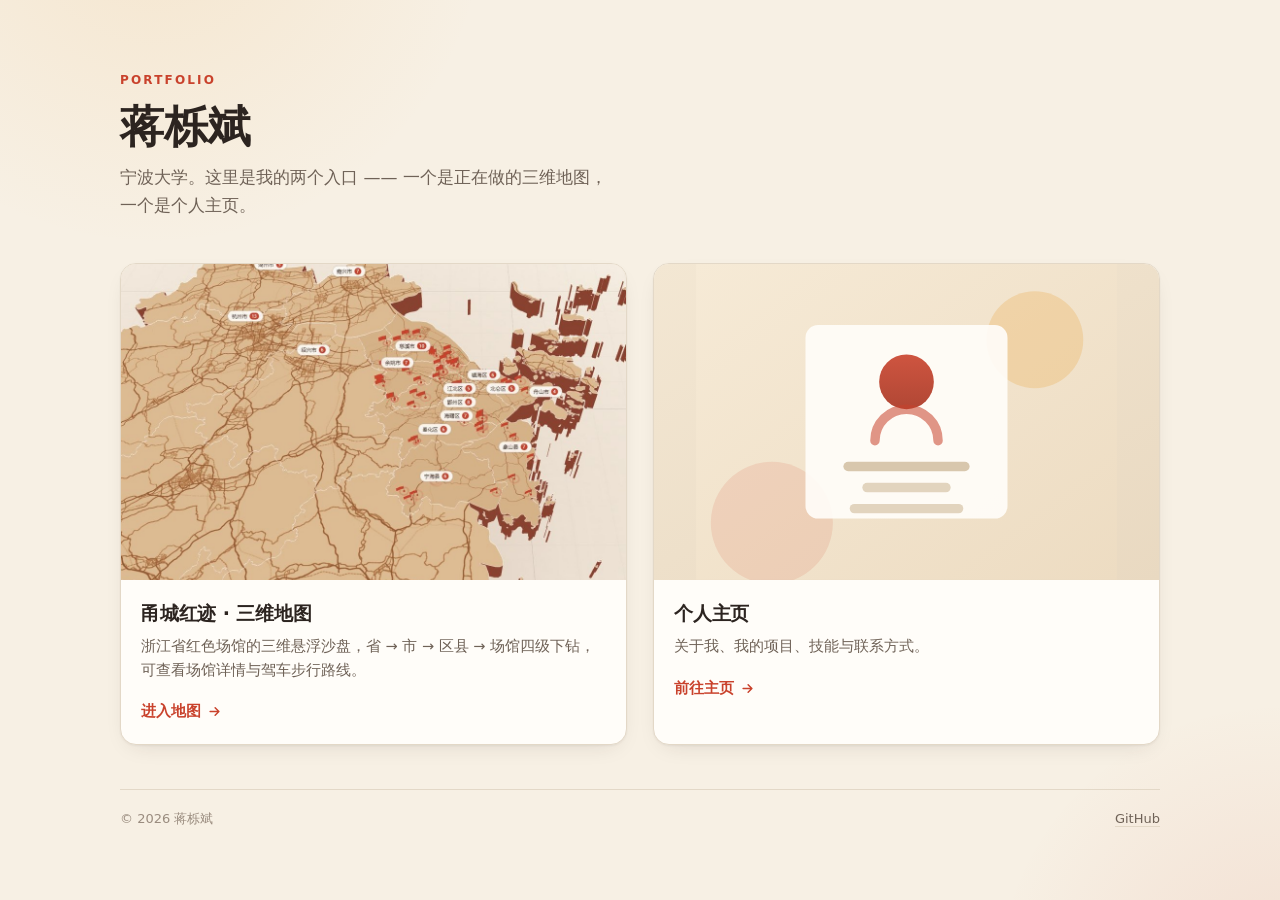
<file: index.html>
<!DOCTYPE html>
<html lang="zh-CN">
<head>
<meta charset="UTF-8">
<meta name="viewport" content="width=device-width, initial-scale=1.0, viewport-fit=cover">
<meta name="theme-color" content="#f7f0e4">
<meta name="description" content="蒋栎斌的作品集入口：三维地图与个人主页。">
<title>蒋栎斌 · 作品</title>
<style>
  :root {
    /* 配色沿用三维地图那一套暖调，两处视觉语言保持一致 */
    --paper:      #f7f0e4;   /* 宣纸米白，与地图 theme-color 同值 */
    --paper-deep: #efe5d4;
    --card:       #fffdf9;
    --ink:        #2c2420;   /* 深棕墨 */
    --ink-soft:   #6f6257;
    --ink-faint:  #9a8c7f;
    --line:       #e3d8c7;
    --red:        #c9422c;   /* 主色，与地图详情面板同源 */
    --red-deep:   #a8331f;
    --amber:      #e8a13c;
    --radius:     16px;
    --shadow:     0 1px 2px rgba(44, 36, 32, .05), 0 8px 24px -12px rgba(44, 36, 32, .18);
    --shadow-lift:0 2px 4px rgba(44, 36, 32, .06), 0 18px 40px -16px rgba(44, 36, 32, .28);
  }

  *, *::before, *::after { box-sizing: border-box; }

  html { color-scheme: light; }

  body {
    margin: 0;
    min-height: 100vh;
    display: flex;
    flex-direction: column;
    justify-content: center;
    padding: clamp(20px, 4vw, 48px) clamp(20px, 5vw, 40px);
    background-color: var(--paper);
    /* 极淡的暖色光晕，避免大面积纯色显得平板 */
    background-image:
      radial-gradient(60ch 60ch at 12% -10%, rgba(232, 161, 60, .13), transparent 70%),
      radial-gradient(50ch 50ch at 100% 110%, rgba(201, 66, 44, .10), transparent 72%);
    background-attachment: fixed;
    color: var(--ink);
    font-family: system-ui, -apple-system, "Segoe UI", "PingFang SC",
                 "Hiragino Sans GB", "Microsoft YaHei", sans-serif;
    font-size: 16px;
    line-height: 1.65;
    -webkit-font-smoothing: antialiased;
  }

  .wrap { width: 100%; max-width: 1040px; margin: 0 auto; }

  /* ---------- 页头 ---------- */
  .eyebrow {
    margin: 0 0 10px;
    font-size: 12px;
    font-weight: 600;
    letter-spacing: .18em;
    text-transform: uppercase;
    color: var(--red);
  }

  h1 {
    margin: 0 0 10px;
    font-size: clamp(30px, 5.2vw, 44px);
    line-height: 1.2;
    letter-spacing: -.01em;
    font-weight: 700;
  }

  .lede {
    margin: 0 0 clamp(28px, 4.5vw, 44px);
    max-width: 46ch;
    color: var(--ink-soft);
    font-size: clamp(15px, 1.6vw, 17px);
  }

  /* ---------- 两张卡片 = 两个入口 ---------- */
  .entries {
    display: grid;
    grid-template-columns: repeat(2, minmax(0, 1fr));
    gap: clamp(16px, 2.4vw, 26px);
  }

  .entry {
    display: flex;
    flex-direction: column;
    overflow: hidden;
    border: 1px solid var(--line);
    border-radius: var(--radius);
    background: var(--card);
    box-shadow: var(--shadow);
    color: inherit;
    text-decoration: none;              /* 整张卡片就是按钮 */
    transition: transform .22s ease, box-shadow .22s ease, border-color .22s ease;
  }

  .entry:hover,
  .entry:focus-visible {
    transform: translateY(-4px);
    border-color: rgba(201, 66, 44, .38);
    box-shadow: var(--shadow-lift);
  }

  .entry:focus-visible {
    outline: 3px solid var(--red);
    outline-offset: 3px;
  }

  /* 视觉区：地图用真实截图，个人主页用同尺寸的暖色图形块 */
  .entry__media {
    position: relative;
    aspect-ratio: 16 / 10;
    background: linear-gradient(150deg, #f3e7d3, #e9d9c1);
    overflow: hidden;
  }

  .entry__media img {
    display: block;
    width: 100%;
    height: 100%;
    object-fit: cover;
    object-position: left center;
  }

  .entry__media svg { display: block; width: 100%; height: 100%; }

  .entry__body {
    display: flex;
    flex-direction: column;
    gap: 6px;
    padding: 18px 20px 20px;
  }

  .entry__title {
    margin: 0;
    font-size: 19px;
    font-weight: 700;
    letter-spacing: -.01em;
  }

  .entry__desc {
    margin: 0;
    color: var(--ink-soft);
    font-size: 14.5px;
    line-height: 1.6;
  }

  .entry__cta {
    margin-top: 12px;
    display: inline-flex;
    align-items: center;
    gap: 6px;
    font-size: 14.5px;
    font-weight: 600;
    color: var(--red);
  }

  .entry__cta svg { transition: transform .22s ease; }
  .entry:hover .entry__cta svg,
  .entry:focus-visible .entry__cta svg { transform: translateX(4px); }

  /* ---------- 页脚 ---------- */
  footer {
    margin-top: clamp(28px, 4.5vw, 44px);
    padding-top: 18px;
    border-top: 1px solid var(--line);
    display: flex;
    flex-wrap: wrap;
    gap: 8px 18px;
    justify-content: space-between;
    color: var(--ink-faint);
    font-size: 13px;
  }

  footer a { color: var(--ink-soft); text-decoration: none; border-bottom: 1px solid var(--line); }
  footer a:hover { color: var(--red); border-bottom-color: var(--red); }

  /* ---------- 窄屏：单列 ---------- */
  @media (max-width: 760px) {
    .entries { grid-template-columns: minmax(0, 1fr); }
  }

  @media (prefers-reduced-motion: reduce) {
    .entry, .entry__cta svg { transition: none; }
    .entry:hover, .entry:focus-visible { transform: none; }
  }
</style>
</head>
<body>
<div class="wrap">

  <header>
    <p class="eyebrow">Portfolio</p>
    <h1>蒋栎斌</h1>
    <p class="lede">宁波大学。这里是我的两个入口 —— 一个是正在做的三维地图，一个是个人主页。</p>
  </header>

  <main class="entries">

    <a class="entry" href="./map/">
      <div class="entry__media">
        <img src="./assets/map-preview.jpg"
             alt="甬城红迹三维地图的界面预览：浙江省地图上的道路网与红色场馆旗帜"
             width="1040" height="650" loading="eager" decoding="async">
      </div>
      <div class="entry__body">
        <h2 class="entry__title">甬城红迹 · 三维地图</h2>
        <p class="entry__desc">浙江省红色场馆的三维悬浮沙盘，省 → 市 → 区县 → 场馆四级下钻，可查看场馆详情与驾车步行路线。</p>
        <span class="entry__cta">进入地图
          <svg width="15" height="15" viewBox="0 0 24 24" fill="none" stroke="currentColor"
               stroke-width="2.4" stroke-linecap="round" stroke-linejoin="round" aria-hidden="true">
            <path d="M5 12h13M13 6l6 6-6 6"/>
          </svg>
        </span>
      </div>
    </a>

    <a class="entry" href="./profile/">
      <div class="entry__media">
        <!-- 纯几何图形，不用任何真实照片或生成图 -->
        <svg viewBox="0 0 400 300" role="img" aria-label="个人主页示意图">
          <defs>
            <linearGradient id="g1" x1="0" y1="0" x2="1" y2="1">
              <stop offset="0%" stop-color="#f6ead6"/>
              <stop offset="100%" stop-color="#eddcc2"/>
            </linearGradient>
            <linearGradient id="g2" x1="0" y1="0" x2="0" y2="1">
              <stop offset="0%" stop-color="#c9422c"/>
              <stop offset="100%" stop-color="#a8331f"/>
            </linearGradient>
          </defs>
          <rect width="400" height="300" fill="url(#g1)"/>
          <circle cx="322" cy="72" r="46" fill="#e8a13c" opacity=".26"/>
          <circle cx="72" cy="246" r="58" fill="#c9422c" opacity=".12"/>
          <rect x="104" y="58" width="192" height="184" rx="12" fill="#fffdf9" opacity=".92"/>
          <circle cx="200" cy="112" r="26" fill="url(#g2)" opacity=".9"/>
          <path d="M170 168c0-16.6 13.4-30 30-30s30 13.4 30 30" fill="none" stroke="#c9422c"
                stroke-width="9" stroke-linecap="round" opacity=".55"/>
          <rect x="140" y="188" width="120" height="9" rx="4.5" fill="#d8c7ad"/>
          <rect x="158" y="208" width="84" height="9" rx="4.5" fill="#e2d4be"/>
          <rect x="146" y="228" width="108" height="9" rx="4.5" fill="#e2d4be"/>
        </svg>
      </div>
      <div class="entry__body">
        <h2 class="entry__title">个人主页</h2>
        <p class="entry__desc">关于我、我的项目、技能与联系方式。</p>
        <span class="entry__cta">前往主页
          <svg width="15" height="15" viewBox="0 0 24 24" fill="none" stroke="currentColor"
               stroke-width="2.4" stroke-linecap="round" stroke-linejoin="round" aria-hidden="true">
            <path d="M5 12h13M13 6l6 6-6 6"/>
          </svg>
        </span>
      </div>
    </a>

  </main>

  <footer>
    <span>© 2026 蒋栎斌</span>
    <span><a href="https://github.com/Bin-nbu">GitHub</a></span>
  </footer>

</div>
</body>
</html>
</file>
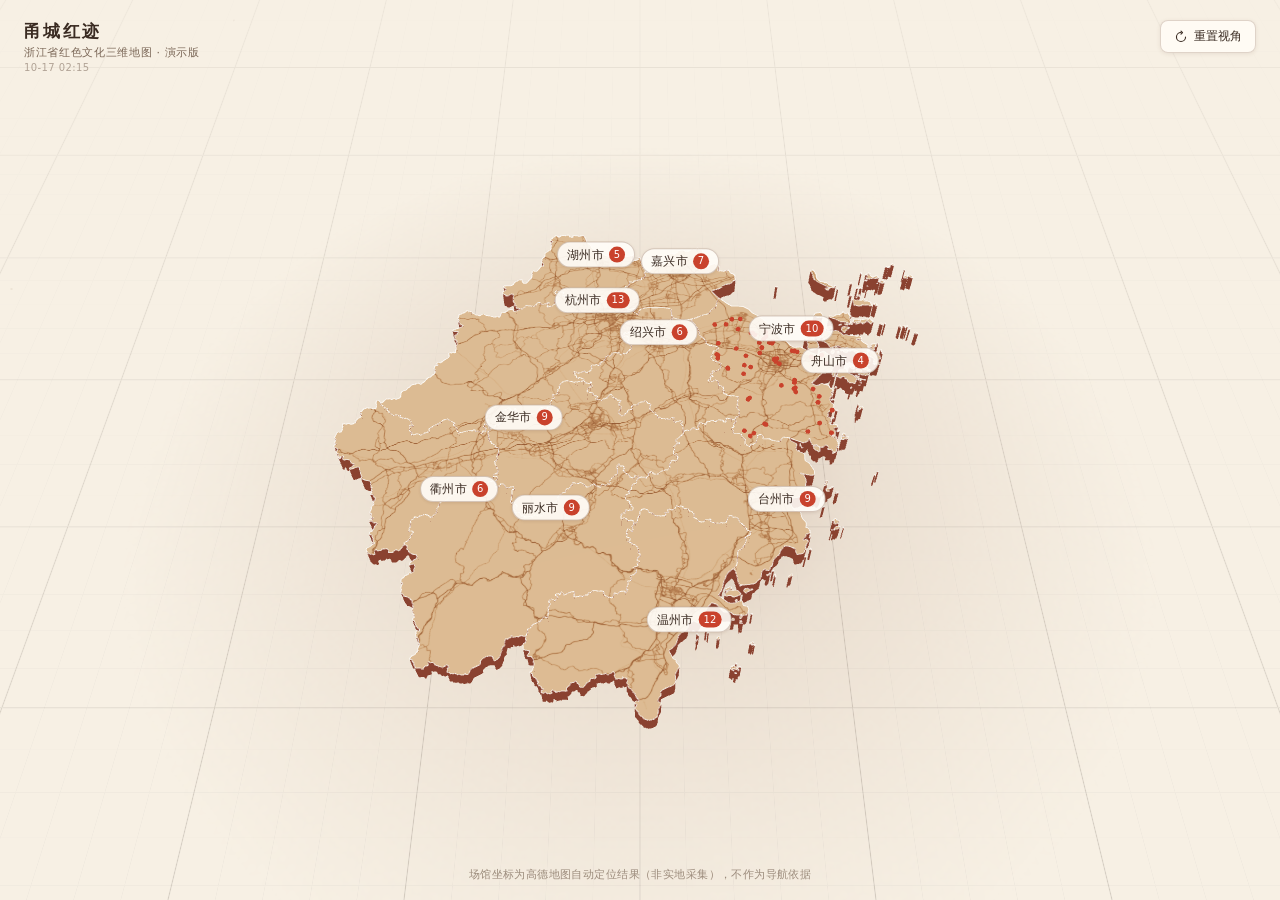
<file: map/index.html>
<!doctype html>
<html lang="zh-CN">
  <head>
    <meta charset="UTF-8" />
    <meta name="viewport" content="width=device-width, initial-scale=1.0, viewport-fit=cover" />
    <meta name="theme-color" content="#f7f0e4" />
    <!-- 内联 SVG 图标：一个红色点位，避免额外请求，也避免 404 -->
    <link
      rel="icon"
      href="data:image/svg+xml,%3Csvg xmlns='http://www.w3.org/2000/svg' viewBox='0 0 32 32'%3E%3Ccircle cx='16' cy='16' r='9' fill='%23e8343f'/%3E%3Ccircle cx='16' cy='16' r='14' fill='none' stroke='%23e8343f' stroke-opacity='.35' stroke-width='2'/%3E%3C/svg%3E"
    />
    <meta
      name="description"
      content="甬城红迹第二版 · 宁波红色文化三维悬浮沙盘地图（演示版）"
    />
    <title>甬城红迹 · 宁波红色文化三维地图</title>
    <script type="module" crossorigin src="./assets/index-DWo1NW6K.js"></script>
    <link rel="stylesheet" crossorigin href="./assets/index-BkWgAhLi.css">
  </head>
  <body>
    <div id="root"></div>
    <noscript>本页面需要启用 JavaScript 才能显示三维地图。</noscript>
  </body>
</html>
</file>
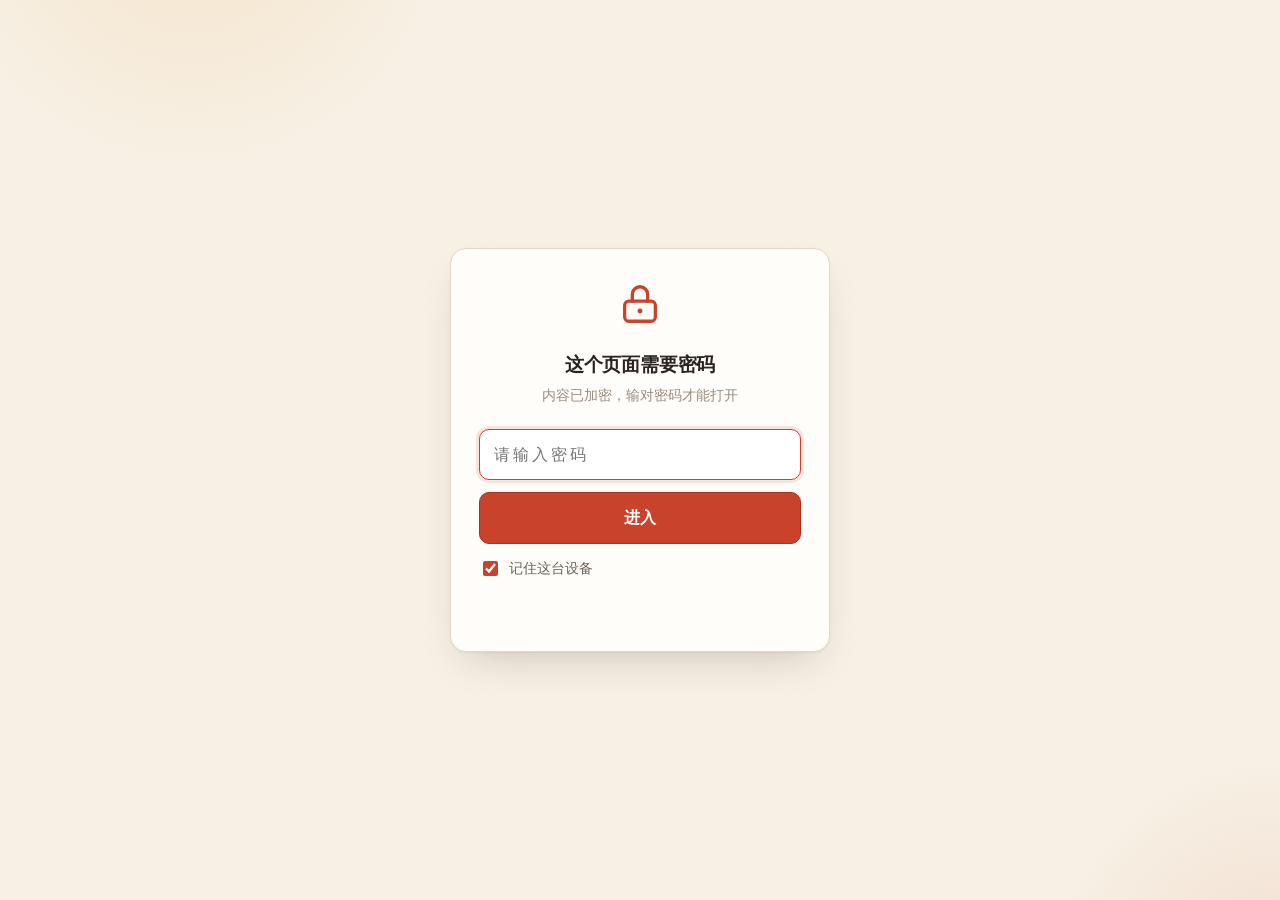
<file: profile/index.html>
<!DOCTYPE html>
<html lang="zh-CN">
<head>
<meta charset="UTF-8">
<meta name="viewport" content="width=device-width, initial-scale=1.0, viewport-fit=cover">
<meta name="theme-color" content="#f7f0e4">
<meta name="robots" content="noindex, nofollow">
<title>受保护的页面</title>
<style>
  :root {
    --paper: #f7f0e4;
    --card: #fffdf9;
    --ink: #2c2420;
    --ink-soft: #6f6257;
    --ink-faint: #9a8c7f;
    --line: #e3d8c7;
    --red: #c9422c;
    --red-deep: #a8331f;
  }
  *, *::before, *::after { box-sizing: border-box; }
  html { color-scheme: light; }
  body {
    margin: 0;
    min-height: 100vh;
    display: flex;
    align-items: center;
    justify-content: center;
    padding: 24px;
    background-color: var(--paper);
    background-image:
      radial-gradient(46ch 46ch at 15% -10%, rgba(232,161,60,.14), transparent 70%),
      radial-gradient(40ch 40ch at 100% 110%, rgba(201,66,44,.11), transparent 72%);
    color: var(--ink);
    font-family: system-ui, -apple-system, "Segoe UI", "PingFang SC",
                 "Hiragino Sans GB", "Microsoft YaHei", sans-serif;
    font-size: 16px;
    line-height: 1.6;
    -webkit-font-smoothing: antialiased;
  }
  .gate {
    width: 100%;
    max-width: 380px;
    padding: 32px 28px 26px;
    border: 1px solid var(--line);
    border-radius: 16px;
    background: var(--card);
    box-shadow: 0 1px 2px rgba(44,36,32,.05), 0 18px 40px -18px rgba(44,36,32,.25);
    text-align: center;
  }
  .lock {
    width: 46px; height: 46px;
    margin: 0 auto 14px;
    color: var(--red);
  }
  h1 {
    margin: 0 0 6px;
    font-size: 19px;
    letter-spacing: -.01em;
  }
  .hint {
    margin: 0 0 22px;
    font-size: 13.5px;
    color: var(--ink-faint);
  }
  label { display: block; text-align: left; }
  input[type="password"] {
    width: 100%;
    padding: 12px 14px;
    border: 1px solid var(--line);
    border-radius: 10px;
    background: #fff;
    color: var(--ink);
    font: inherit;
    font-size: 16px;           /* 16px 以下 iOS 会自动放大，别调小 */
    letter-spacing: .18em;
    transition: border-color .18s ease, box-shadow .18s ease;
  }
  input[type="password"]:focus {
    outline: none;
    border-color: var(--red);
    box-shadow: 0 0 0 3px rgba(201,66,44,.13);
  }
  button {
    width: 100%;
    margin-top: 12px;
    padding: 12px 16px;
    border: 1px solid var(--red-deep);
    border-radius: 10px;
    background: var(--red);
    color: #fff;
    font: inherit;
    font-weight: 600;
    cursor: pointer;
    transition: background .18s ease, transform .18s ease;
  }
  button:hover:not(:disabled) { background: var(--red-deep); }
  button:active:not(:disabled) { transform: translateY(1px); }
  button:disabled { opacity: .6; cursor: default; }
  .remember {
    display: flex;
    align-items: center;
    gap: 8px;
    margin-top: 14px;
    font-size: 13.5px;
    color: var(--ink-soft);
    cursor: pointer;
    text-align: left;
  }
  .remember input { width: 15px; height: 15px; accent-color: var(--red); cursor: pointer; }
  .msg {
    min-height: 20px;
    margin-top: 12px;
    font-size: 13.5px;
    color: var(--red);
  }
  .msg.busy { color: var(--ink-faint); }
  iframe { position: fixed; inset: 0; width: 100%; height: 100%; border: 0; background: #fff; }
  [hidden] { display: none !important; }
</style>
</head>
<body>

<div class="gate" id="gate">
  <svg class="lock" viewBox="0 0 24 24" fill="none" stroke="currentColor"
       stroke-width="1.7" stroke-linecap="round" stroke-linejoin="round" aria-hidden="true">
    <rect x="4" y="10.5" width="16" height="10.5" rx="2.2"/>
    <path d="M8 10.5V7a4 4 0 0 1 8 0v3.5"/>
    <circle cx="12" cy="15.6" r="1.3" fill="currentColor" stroke="none"/>
  </svg>
  <h1>这个页面需要密码</h1>
  <p class="hint">内容已加密，输对密码才能打开</p>

  <form id="form" autocomplete="off">
    <label for="pw" class="sr-only"></label>
    <input id="pw" type="password" inputmode="numeric" placeholder="请输入密码"
           autocomplete="current-password" autofocus>
    <button id="go" type="submit">进入</button>
    <label class="remember">
      <input id="remember" type="checkbox" checked>
      <span>记住这台设备</span>
    </label>
  </form>
  <p class="msg" id="msg" role="status" aria-live="polite"></p>
</div>

<script>
/*
 * 加密参数。这里**只有盐和密文**，没有密码、也没有明文。
 * AES-GCM 自带完整性校验，密码不对时 decrypt() 会直接抛错 —— 那就是密码错的判据。
 */
const SALT = Uint8Array.from(atob('l5UJTOVfd0TV7hON4Ua2eQ=='), (c) => c.charCodeAt(0));
const PAYLOAD = Uint8Array.from(atob('VgzJrbK6798NMdY/Fydb7m/+jLvoG/PEgNzzmCRewZXPhqyxfc+J02umGN/lYANT7ZGIk+l0bwFO7jbbg3pJepVDFBB6lRMShknVzUYJzF5jgT6eVjbb+Wk0/inOOHupanHuN6UWKOErcB25dEaTZ5u1CS5DFKaikCOi8cUOlOCQiDeUJePO/[base64]/QVf5R/yjoKdJy5RePPHT4MjiuqVkAGhaI2gupM/F5XAz3M2I7HDPITFBZh++1a71fvamL0W5zudSwzMeor8BAZGztcZPlEYObzwAv4Wqh5RjLfPaSz2pOB4OjYApT2/vAdQe8uxf6aZqtVB9H8N2vKhB1LxJO1xqYitLxJmGek1c16Br8BTkd/Y8FDPzVO3c4KXKskNWi2AQoGtZ9KTsCbyBCY6fxHw5xCqk9ShpPABSdQxBYETkNXl/f6W6S2nEyl3+nz6VDh3J0e6YYkJtpNGiWKBmWmldGL7QxzNUtbQtmI3tO+HUYsP+8CwWD+xcU9aAcOt2EN3udQWT0CIWaXXraESYacsWjHTKyZ+lVE+AtR1ZbjpAN0O1Rp5TivORgr6MdSJQaY5TeKQsl2iXTSt7TUqtyOGzRSpO+yJlb+Srd4CVpL+agKOh/2I0hbe1pb1WheBIkmxfxTvv6aUHf6bulUWS5Qxx7H6FSGgOok+k5bTFGQ80jKnzVjYZDQiXCoxV47DBXoYCl8mr7kkBKrXOuinahx/IOSaBZWM0Ido3XwSGc4mKIGrWgp0/3qudA8BxFAynjuOsjz8JJ/[base64]/hKIXOw3andHw+ARFhMjNMaYINKGdcaHOYUg7QEwGPFEd37ldaZv/4T/[base64]/9MgLO7EF8daxn/woIStk1u7f+gBqXY3HrFrxzzRI3DokzQ8AYwQRmlXu1yns8CH+F0jSZqQFecqxJ86RnfEe8CdmSQXC5KDO8UrxAsZEng1T2hHJ6IC4fLZ/k6RCglda7c0Mb17It4BjIhiE8EKLk8giKbphdGnd40kQPJfT7+j7sZKiDgoXEK9Yi91Fmm0k7IqHMZVRA/v7UBdIvsEFuve3aQTJ3Gti+mVey4vAiJnHGXCINp154tViSCsd8525OSZRjCPT08pQZR3ZWwVEKEJHv8ZFOlzZwes19NLHn1JYFKWjMY5b1OukWmBj8CMN3ROn/AjpgzvrqwS1QiCehPZDaQcggCFLxPuJx4nhOtfrK0AUpnNU/7NoXWADM5GlErlrVYDFE9Ce9xTUVHvWmF4hzFZPVdI9iIxs8whzMhnJcZy7p6DixiTtzPMF8d4nK4bVYnmumeFFYuuy1RG6gwL25qIMr3vJv1En90x2e1CxzVoajTcospf1g0/aBmOQoXwaVFDYybs9FhC6gaRVIjaWlxQgbX5HSD8E+WGBF6uhWMsBoE+L8KtPLTQ2zZpedXH0yb/x7/SMy7ijWZDsO0BA4RIYCaqEepBKitiURIFtxsdQoyenOsAbIWAVZTeROUmzI8dIZcxtSgaZDWO9Ezz6Cb1rvblqC8vaKRigoAuIH/3Bvd/k+muINX5CdlTZ+Pkv8+AsWkJra+e9YAFUSOxAlLt7LUAa/hWDqmM2SeWr+DXBU8OKQi6NQGXbCmDv6Dl6u44XwdDQT+/a/s3kSGDI4ijugFvO9PA3FhOrDKmlQOJ+UmJjzRb2CHp0wfVfdu4ArwIUxSdkPFj5YBW2XSGIqCeC0iUYfeCDLOn6atnv5qynXns84ffdQEfsZP3jetAKxU+S0n/4lE1TgKOlKTqX08ebj0NvTRLcyJw7etXUIjJ8ltshvzpg8eQTr3VzH9/fZ0HT9xpR/7wYfh8CT5r1FCKkvTvlqK83Ri1X/if1ZmDWMRo3nyx9BiLvI1Bj8kg1CIzklmfuH/A8emR6hF8Hats/ZqDrImIUFE+BrJ6GG4zxuj5THNrdZTXVqY5lRuWR/QpDeb3g51XxN7yP/4rVjThrGykGRup8PRzcCbAq952sS4Rv8gSorJLCj8XYEHz6wuTs4ekVPIgi0xhYKa08dScI2v27B0bDkJm6YTUBYavx2tzrkGkX2vW8zuCD70qaHyxUi6NqsEJEvX51TjILqamp3X9ANvWijLI1FTiRyTJ+I+ZZyjsloagEuqJyvYWZ9wp/[base64]/JbJAacui0aMffHQQXvEndIt40NRnpD2EpXoEvvSvfXhte5hB2/qUpnYK8UlFGQg8A7dQhkNHoGSxkesFkWryAFscJbxs8A15JL0o6OyaqsyYbvH9TmQM0ZIYXcbiA8B5k8UHatiHy325Pkk/sUI8YwtsPvd30cHgzfSa4W5VJOutyZIUmeiikrseZBYmSnbcsuHkuyWf9w38pHzbrJvzEjHYlNdp632sHfhQSsQm1RpDipdsXVdMhdYBd2qYD1n04rA/ZRhBj/4EJ2srIi1dqdTm8M8ODXQ/hI/tRrO9HcVqsQtRziQd4caTO/nxj9zy59PN+powvMcYMcrHAAIkszuO97jTZ8d/cYBbAoytE941PAQJqPuly/yRzUe+OXJDJVKgZaG8x4fHHnokf593i089pznYgvRgbuHY+G+ehOMe+8eqHxjWsz9lCKH3bGhhdPjU6fTd7ylprjxG8lT9WO8Rbe+UDYkXmOlV2Wg1eztRzdUYyiJKuPPO2KMQJA7Qkj4h14Xv7pt4k16JRJJ1QfsJiCX6a+apMlBEJb4bfVHIe1QhBKtj5/BOEfQD//NZqkXbI2WJz6d1sC30PfJdzw/Ivarb0cRI3xqowVxUvi65wf9x469seEQUAIUTgkboz9xXUxZnaXpDsRh/YP3s88fRJYNFiQs9OPcj1aJU5/R3hg39VStAU3UXBjbeKKyBZUwe0jOxzJAR9knhxIO1EqxY5LXPgg28Enl6zmQrDitAGIzy34nAby1fjdg22LGsVuesE/[base64]/P5c/FmPolOusODmyv+lZkX5qGv8yWtbnLVA8xIcmik3sWAhPI7ESrb6/uIQ5lmjzJD9P41fSrEzub7xpD2qjkd4SUsa0CSLQBglbmL/[base64]/+jdtbCgqchpqRCS+G5GMZpwSdv16Z6rA81a9fVHgpWnIq/xKfoQ4kDOQKurJQloXQcydDNdJLpilO7fjQpr42/LpX1si7hNqfSsBpZ0soWPlZ55O3d4Hm87YdW7A0ntuiwTPcRgROyh0h+qCBYGKm2bECFuRp1o63cySVaIoP0USFenm3YKsswAdOo+XRUCj3bY5KcoacDtdBmmcDRagpqoRzJFXapixPIUimHqn4iuhNHtUB+N10BezW4GLchBKT8/2cJ5GMxuVEZ5CT+wfdCk939MM8lnB1zEGk0LMaIggNV3Xz3Db30JC9uQLq18LhRGFVziZiT3lJglG8UAbgnaqiEsWPzwR3BOMOboSRwZwg6q0eWzIwenMjfuYgxFgPwiKH3pVdQyTLiWqbPFLfGO6CjBNDk6u0YvD40hPwRMLqWKNPsnVOeNN/FMmprS+uwimpjV5FvQfzMiaCdJbhyHwULKAvToHZnqTrHxtrKDcsUTe8QF4tpZ2HmrxzZ/i23PAmF99wFIhugOGzDq+BiuM44VFNCKD76a0ZbjtFQYvRU8DxK7zHSQZfzRhER9e+eW13nL/Ej7nrHhZxoO5v+OFHdBG1DGTEiUqxbjcKFXJHpc85qmp2FZOAOqUnxkih7yZ2oGPtrVumRPg5WT0iahD847W5BWyQb1HU/0tLrRgvOREwGHfRygLZPo3Qe6LwKim2IVHPPAmVRCxdgkx84V0is7HwOKRYOj6HCah1y5hYxhY3gKM747ZulAVhxSNQplagd/iGpEuonXj8Be59WloDdBFJ3ikBGewniJxDR76hl/udcUSpiKX/GV1aPYbP2k+iR+Ndt3Nc6Tcqg787q11dprdEP83Ueo6Gm4PBKjZDFPqrWE7PH6eUEy+S/BWuWOPgPUvKdcHDg/zHyZpBSNEr8tYH1oBq9VjDoHbQ9un9G5yA4m83vKFtOutTUDt0+CkT5LDquaaLXCHpwPrZvrWdR+vspmFhwWgDeT5+R4rkveD9hAt7JIW78Cxtdrbc5FrnIxKRySma4u8sbm+f8fld5W/3lnLUNxcrFAyxz/0+7ZEJrL5Jv1k9Tiy4jRyOvvJqs7VcxPjLRKb7jzc55TfqIEF5Iw1wGau1h56QZ51Zry+m+wDxHQy4dAblsiNZLYjK0qW92aUh1sXtDfKVuWchwnNR7bkzyn17g0SOJTc0V+qTtcDgFNuYWIUGUrbeowBJfL/PiD9upWj6jaz6/eejLnL4Tm0VR6Q6dizoOO9kYZ2fs1ztGEDOA7xzodRwIgQEuYCBof1VTR375vzMZECQN3R52R7lIRNL1Y8aZLvH92WaHd2t0WyZJPg1ixvAtmTOzEOtagOpqHnKWWwlHzZJwftDtyJ5ctl20LUSsuV/+bO1zvSUZxyrIEW2BQgDuPFCOiJaHFVY0L4B3e8KcUIqj+N3h2VB3oJuGiAxpx5mttpoqmNO15+hPQ4f15Z6yhVz4wzs6Efy44fDP1sSb+aghelt3kz1Q61z5G4H23d6Scg8vJe7OTwMJEj/eo7edbKnA2+oCQxEEAIWTvkKv90vcdoGTGSmsTw/OivnzO7LwidJsvO5SqzxCQ9ZLq4QhSfcTYb61YwfsDoeqYyhPugik92ijxl0rZ94uXAVR2FcPDF06gEKhO0XJWr/dnol5VOtgKRetV7E83Cyt2xow9uyppMwEzsdINZFVLJX63VZhDFc1WpxNX51QIBGUq9DYYu8W4RZNrplgPrdQncdDRKMjWnkzH+eHm9QrCRoeU2OccXILBcA+5biCkDSqp0+ei9lHutPoUljotMSq5i/Wbad13ZMan2xhc9lWtSBgvI3BHVSMxOl86BS50Py/ooNBywrbdEf1MB05H9NP/[base64]/BFkdI0pGKzqsp0rqGaDFONijdyyv39EQYJz2qWrZLWiDKbEnxB5jREAewPtwie8r6dUnWX4+Z3VwEVV/hskUAmnsX9u4CdLrNDkF6h31IbtdIjFNiB61c6mpMpgGow/XRErGeSmu/XNmRmjMu+NE6alDPEO+XQuB8+aTDgk4vl15XhaE4kk9U0O4QE+HqChb2ZoMBYe6/szdJxdEzCXA9vUyuHvabWvue7631K9MEM02HBLhU9XpTaj01TndGrn2OL8Bx/b62tDdK1XOIVuk4NnnOHO4eTs34g0C4LLkR2Nq6hYs6gjRk3LEDNZFPobwK4vjIB+P2UgowiBRKIK5uIs/HB6eT9stwtrqINz+bAf1VWTXdAjhM7WVETEszh4uA/[base64]/zfOwaTxVZb1Wsq6xID73JVsBOd39I6uQvJwv6j8JeKn9yiEFOYbAcStdn28gRXO5Y+ptrMf8NKwXipwhZIlfQ4/SzmaQcQHc2vB5hH7BLdOeRgrbFVKzTEFR3/P0jXvf7zMSGhSKyFzWY8rS4EWsiAXlii/BcY/gyfDOkUfMeP2Y8OSkWtQ+t0rWQZ0hrSWR7QCJYCxY3oACbE4cZeCyzUNJNELKznYl08UEU+3IMwGBMJfEmfWuwqZhZXSYWEIE8j8vjR2JlfvmVfmb0VR52eEzbalZnic8M2rDyfkWLv/FjbXYgxx9kq2848CsAjln/dafjNobrcRUywBh2xDno3Dk5DEQzpS2alqDZ9PE+cH0xB1O76ypbydOZlQoo+G5YXT56WAY6MrDC/0vH2yv8KLxfKY1p9MsqX7fbArvwXuzVG/ISjeY6qi1oQ0f62zlVFB5J+eZdM4LsrgKgP6/o93nGHELcET9Fnks7Ts/8otby6YewfcBuDKxmdUvsbXB2lfNSefiElNrNPp3XAkDbXRacEt17Q7h0vq1BMM0t5/w/oXdwcUCD2UxMm4oiA2tQKFOfsrBKULUsCjQY15R5lj+z2XEztA6jVjohXCgle3loitMml/1l1pLGzyhuL0u9CcxjUf5Rqn4xap/Dc4tq2J4hjGFSRfKdQLT3zNP/Z/7phCf1iD8Jt2jxxw3PKVfSuS7og9Tv1vKodNX26aUDbzXjCS4MGi8/[base64]/+S6bmxZ3G5NFlrxi29vjPZFy3i3McCMX5HqZ+Zc46dTUwSnmgKEnFSgdJuFa0Kacv4Or3VM/S7a84tBC3c7DFDm4spfbf8zBTb0ijw/7DuJMYeDefYQutnFsOHmw8tr/rUUhsapYau/Lt0IWG/Ixhdp0LOnAG+x66PgoO7+MhCwKjAJJU9wECRIII2aKdE1G6aopYQR5Naxn+US7o4twbdbIsIagHGYZkq6f92iYaahOc7gQtOpjglmEv86dJcFnG6M2WRvAiF2NMkRIu30o5BwGXAK20x060s2N49cbViWL/E9Cqjqd0FM9wVaYZJ5nRts+pVt7aTY3z1IdO+P5voFVAOWXr7nXLDCyLMSPY9E7tFCv0TH7Ibnt+Fl4oxe/FUdjtW7Omu0MQBBv2hOk91bYJe+eHiB4q9ngxfmepbv6zx2WtutN5n35hAv1Z9NTh3/GaZUAqW42fq+/D1ZioXrfKrSOy7uMHR9F16bizh0WMTLSbPjRCP4CRzl4RLzXwgRxKIJggxV1NohWn+AlNT+By1Me+9kL7+nUHlUsP3tIjJ8k2Zq1x74h/iLGiMQkFAX4MjVp0pP9xzo8BsBqldqT8jSNURgg64j2nqu3v5g2TPSYi/XOPOa5o85tGzgStM4Kdd5G72v8qhLYYLPeld/SbLr4/fQG00bRhkN7Kd5pd0C8sIGwZLIc/vqn6AEKB2z7vHaIojFWL/Jcd5SNR11qTVeZIPrKUxWKK0rh0MZxa22JeDEOZZaDOOOFgn8aRYSgp+DQ322Jxs2B6IzjhAzSx2nYhcc8A1H49MPwEOjJ/LPvSgdO9qtwS8VuP1vpDsIVXuV11Gvf9mqELkuNXLywPdOUK+M9VOAWBGZmsJT3z/[base64]/xaaSBnYzElSBexHcob0DOXwpqv+Y+6KZc4hm4IeB9IhzXypamj2A6/fjHPDkovyYXz+EemaIbuQKzvcfcSeRnv9VOv7nQ8vCsqUWBs3XxqpyihZML0WGip/QB5qbDoARQeXyvmbWEGkw/ovOhulYV7ERpGea6vixuCDXbCofL7fpztxJLj/5mb2hyOlrJwiQVAce+ZEbiK4Cc9OiNjEEW5sRTRSw8jy3r6/RgI9KHJba++05lz6WV1J+3Rl1Tlaz1TbkkWQTvPvDW496R4lzCf97PDm+jcs/UIpCmXgW4dNhlqk64kCS/FU9l6t9e+53ljV/tkVFIkoEAajyx3N4S5UqNBJQxRz8XQZ8rdw0F2hh17d3hJNK/ImwljIM6e0PLh/Pb43om2bGuLMxVG1XWozqbDBE2iQGJKCGtcwwzYAb42/ThJWKKJxy1QKbPAK9wfaf/ReZ0beML2x9lvfBj2Ggws44wo+ElfJBAKXNk/qU72vraqKu2ZBOm1VJa9KY4nZac6EIg9Ui2j13NA1LskbVJ8fEdLD3zwXrM7QHJbTvF4zlFtDmIqxK++oe2v4xfvYXIrVhnaMyFw5Y1qWbMREzp7yfhUeKlWLF1gRv9o4laXVvIE2AkmtB6DlzSpOlt/EEy3vI/8xmNWqb/KFFoKTQLMihhPNWCqXs9XMtOjAJIVVX7m+OdJN+QC0XBzsJf2dqU58Bzjbc8Qfnx/vzjjUrVvFxkqSfcQB8eLxzBj78cJe20aP1pFonqAzjg743ok47s60O88NIhLZuWx/kgy2Fm4mbet7vCH1SeSZZkX+yktd8rQ0n3XQI2MCbgsAqIdqyaq16o/oEVxB21fu0giWQas8kma4lvPlckLjw5ruiEhIuP8UyWGYx1FQ2jXmZSox/Ba7keJiUwzFmINVta68iO+6liXkjEKih4PAZsJznNtiHGGhY/jzyvkcggGJ4eo0ylV/c1bDbpHT3cqsVpQR7zYvc3YlLG6J5iUlddr8QNKCOv0FdoAvLcemW5Mr1m2ND/jel7DXtbHxHPYg3okThvMzkNowSYXJGo1+RrtKzugpiqA13mRqqtUFV77wmnUyh5NPm5Ujb5m+RgIg7Pl9LKEP/MGaPS5o+rxHJjbyIpYm+IXC/7Lv00nS7YhqCohEPma8uwA4wzXKsQgbWPLsQ11OyEPKfKYiTNML5Yel4HJ5hjMVzbMXFsC6dlkO5T27s1B3XJvUtUMOmBZInw34lNMsqL0iqmCv7hfaQZNB3zmOepO4HnI/Mg6a5ZYZlGLfr6nN5VHNcsu/BFwYVxu/YdFxP2sUuMOAAc+g57Zzi9IXKtArJUIGlZ14WicyS9IDJHTa480yK7mhrphu5FThLiiCp6AQbP9h8pyPeDooQpW40aJ1mpHtVRXHNd1KYyrsUM/RC146w9fu0G6qWYKT/Ss+s0wvecDjvibFFwq5qfJSBcqcUE5l96NvZ+jHYVPr5f8L3zIIkepPfD1Wd/l02d0S7Ii7RMdyFTNCQJM171rFsNH0ASgDYtaSecUDSe+O1g+DuBLEChuniF5OOUR+/VrfQSAaB2ZqrMOL5Uts2JYdeDKw3tQe755DH0ph0a6Pr+cMnhf3B0oy3MF9c4rxTzJpOJrQunZCgTkijItenbtm73EAVCNsQR0LK7fewZbD6cRgj4uBzZhOE4tD+cocgLW7zsyXIseEWoO70n/Ei7vpbKviYSx1WDbQQIVCWiMJoMVmdX5PKabsu1g8OdWl7PGmHp6q7NR/ZnqCCoepLBmVccajxvVX3Ci2vdhyeLDYVQTzIn5nr9WEOcJJP2EU10UiIrVSb+j1RABb88r9bW76988E9/KYH+fxU6B/[base64]/z2CJPjXXNNIkUaeshPrO/Pv7bbvmnjsdhyMKLAZOctg1GPOfCNBLVCv5dlg2HkhmpIQ/dW9nwhfl3NnX0K9/NSAR123QPXatlvlb3KZh22BKuM2gdrHrc82uHjAtqsIiByHhJIwobgnHAna3srjHo/Ya3SOJgvWWZXyyn+s0wz8Xo4AfrxM/FVCJj+bj4fFmdlClAW/g43zFfzCKd8TaazItd0i4B4jm+pCP/IEExmGd7z4II2m/sfLYsNb54njM8oMNvTmBquG2fjkZW049Y8ITKJ9MpUUfWL1B6vK6sg/t/7HqzCA+D5O7PV1sNVj5L5a1W+I9ERECWZiJQmMMS5DABAr56hD7ul5STBQi9aQpXUygH54xDmYQEsNFueiQ5De0FMf3sF4C+JqNwf05glj82TcRin++ZTkibVc2MKJ8gt4tpSoGpAoga/0x++37V1E+OWLxLo57U6isIdQV6XmUn14VRFbtiryg9RdrRS2wJrClTJ7xV3vIysOYpf2fZufwccP6j0HEFiVg/[base64]/FjfWDatTRI9AQl/HzlLnJjX315L4Zoh2T1LfgG1ELUaMNDMq+Sx6nstYrIrXZXmizpMHxzCTKbSj7lgglenLO276rb6vC090iwXnS3bunVTAksD64o+z/knEWlEdC1nU0JX2ciE6dDflCcA6AsF/Bccb0zIxh2H5jNQshDqdHa10mXAfvnDkxkgK71GtSqXicWeRrY/OKk31fF3ll0lZGUwIRIWO1j8Ect9+PZITgC70GNWcmjRbgNNeGkjPMZfJgurG6yYkfKq7JrM9De26t29e4zETYR9WAL3Fr6/V+Usl2YSAFLBh/2cRPsp6AZj5y3uR60asmBSqaBjVOqQaEXbtAaISQMFfl6V66peaIZ6XTA69xFsKj0I6XWs6seufAy+1VsztVM38nDWkm7ySbybvXCx3p3eylaST3QdmPh5WI4iE6LMqqow3BnO2xlSw6G3uzOK0usLnfyLvBbh4JLC+HG0IBS/TgfnMNQj7z9JsmV6aHtWcD4Q7tDgn7Cyayg5obO6xVoz7pn2bHQQAijQAIdPugLiVdqLRTK/p3NmNwxaobMZxxCQVOkwR4L6fAYpc1B66xqTH+X1t0GU9IyIf6jbs9xFL1jHdTV4+HNXf8lh3iLtNpInWRs14B0fkkyA6s32Mkzg00tCZ52Fvz9BbeeBijxCHVCiJZOjlFdN7dsxfe4/38yNheeN//CwmU6uoGDnvbUbu7Ec4BtVDJiHxJtVEPLi0vsADmU7EbwNeCvRu5UAGRbPmHZ1kDiCfVmJFo8J7JTn1MM80ciP654KZAW5HLLPFMjxODn59YsdMOpGLeJd84ZZE/xco7TXUReYPFq7K37d4ZVBu50k8sJotjr/M5SPcIuKgQnVXg+vgxuPVnDf00NyV4174IOAawtH5LMfRDeT1GMPIfWY7Yg+f4VT6Y57ugKNMS55f8FmSS43K6BqRyIHJWpRk5OAofyQDKAK2QZFBGJh7u+bVkYZ/[base64]/+QaQpBxbVWl2h1YUNU/++jUdG/VbTNpD+5h/79qPoJIaJChmuK2zJm4moMwVxErT6Yt9/EbaXLTE3+evwZ4q2PEr21H3Q0NutC6fcg5W3LbEeYGWf+J7Jv10TEScm3xs3xUaIk+awrOzjCOS3sgzFaNqQkdUw35PCa2kSauoaJx/LIwhPcu/AXK5JmAe9ehzbQ7y5ZEn980M4noqKOnHQqTmoWEPzgsVngj2ZKGZ9ZoIW3Uj/LXCFVoI/3s82Whppl4rrhUHo1jDETYNwOvzEz7nGgCahJpzowtwBtPXosUlnTiszzE8oMo32+bnWqrlkoUl0P2dwYReZ3J/[base64]/MmridZmDEVlRSLqXRRYkLktvRAHG5uWDE4AVDJtnPwS6AllyJFPQVYDSdx6YoIVMK1S4bdRtVXFKxW0BwDTd2xPHbEGGWW5Mlt9W+9+OVclvVkyrRDuPzgAjMuwpszqmdQngMZayhGGr/R9O0zd3Bnjz9/UTHgifD3GgYbJcoR0bChUEp+P2bTUlwaz4PzyRp1ID8nZj3m8wT+obwNbiEPU4UYs6YuXmPwNG/zTfE5chXwaTb/3nGM3nSTaHwmfYd9qNUtNMZOozU+LiuEYzbZWZD8e2cu7pLGFbw+gCGArZ0GY607Tu/ScTwDpxD9BpWAARYO0Cw81WogRNZGBK2aj+NBppqxG3qYBYKOOLBdcaToNJjjyliTStU+lbSlYYBZ+NQ//o/zG8S+5WdgSPy70U5Yi4aR48AxmsVJ3S5MgFeaDyeF84ND+ZqLP0J8ETDPl0xv99Zi84Jg3Nnj39/ZVG43FnERSAqUOMZS7wtIs+2LC0EeGfn6vBLZb4U3C1hq+TaDNcylbfWwzLFXCfarKqVw4LWxGqkPEG6YLbI/nIOt7uGpvyTHIiXrK5N0lv9UxrYX3g6MD2iriZa1X/I1fXGWF3DZ0G+xVM7cMtf5riQ2IGaotyzf3fDqDclpCceoMLw7CfeFN/2hNA7hR69n2n8eQApTAz7IrdUnWBVJMoxMfPBbjqV2DkgNQ9rpXaMcaC2A6t2hxrmiO15wprdOL0P8E8dObQGSULs3koepuJ3QXQm3th2KRl5/0trId1esR7nyq6FH5gWA1mtUzKGCMs5jJhLiRtOHFf4R/1vnyvvLWfB5ciGVb0CcvdLeAFbDXC33rQ6L9vhtvSfAm3swiKxT2vbRNPGNogayjAMYZKmsJAwxynbZiIoE+/U3NCM1bf2ZbmRa9O4vhmcDWksfEaclMvgCgzOO+L+rkuAcwOVMbqXpnXo0OKKQ7EP/VdDoLDsTB3IWViZovJJvTheGrcldIU1lCDzB5qqRECCJu/wwsyPdzeVE+fePR4Q2Iqyz7TLwuzGQ5LXRbb6hX3NnnW7AyirFyQeF5lWWDGK5q+I8xSEiff/IwmOJw3sfQBCchRlebfQrcO/uhpTJ+vZKNEj7sDCI5dWnScjIwOVj+ez1O/B519TsftKlm+kKoLp/qhDH1kJR8auxkE+SrD9hwl6LkQSWALoXnwIBDZr+epcmTMjO87m6Cj4BqkYja2rXOMpFmNDhOY4NwOCuoCwZhqCW6a9tA3ahPKxot4UG/bW1xXbATLb8YAeVDZaN5HOyzxodMxR6c99Y9O+IvsPN+XFzMypV9DO09940EczRNrW+AJ1BHDwgIpsW4LTG9bJ5Gl/rdVaZh4IPF50qlYbaPwp280gVk/[base64]/NpgchTHNoD2BFc6OXjSos51Zhpm9PcsFX6tDvndFFzOgHtXfVqGDxz2zUUkh2AogcCGKb8hD8tHV9Xy3IpqJ9TL5E8neTD879sShUG78RLF+d44yLC9f67COFS1ICcUZLwB1d6xJg1gTfktCBVWytlp2YTcDqI8fuCurKFUyeHI3snXowa5z/87XV+QbE8kfj9Rt1LsRmhF1qCuWS/VpV58vcUG58ie3TfTrJJXplqfxSq7K1ydMHOxmt38IUn4dpFSikpcFCiHiSXfrt3I+eum0ud1skqsIGJhOe4rd0y/EOHEpyEQ9ph0h5/ajgZABoM4MFs9z5EWUTLQ/NEr2BIz0WxJPJhhxbuGNR8iSTq3OzxRRYDz6jFQciiQJcG23Seo38MXVbX983y46miwekVvkF0DCXb/pk9yBj7MjEHxZgxq/Ws9s+8D3YyqOQhHzzpBum59LFVd8Kz05geEWWpgGs8zSOHo0ePW6hZzOy5ZqaIVcrZXL2Byq/2yIxkIRu8yQijnjS35cPFBtIwCK8fFvR5cSMvwvgEcOimc/Eh/pJ9T6/0lV9pNv7+7Gu2GZZWyzaf1SxLmMs/pIY7euNmNaTIrq1h9FtA0MytoezZ5vOmTXiIXtNWa0dfBFOs9gBZKU59110ehFA1pBfS7h1b2jL/[base64]/vgNlxjvb459o+ij3FC2uljGbmw3uw6SnAiMOARaThEBKpQtCngCZUoX57hZzc8/jbNNZ4ogE1SDm/DLeEGYEgJK7nBiIjEKZarx4k/wdLb8Y89YUIMvvsXB0Y2NjpWDk+sIWMfCj0GxBHRsaayZZLMtfdO5c4kcWsLAuFWEtGRtpLdkNOR560ZPx46c8cYehEv6uuyCvrIC2sMOdN69gn4CUJzLfEWI0bbJEouOcZJVJ96tvfX91da7Kh6uTumoJO4G4eWGSkFIHcQF5b/dqZv2QLFQ27H0b8OEVr06P+fLWSbcJxLfhFjNHAkFpMJaAfdexPw/wa2SYVQQC+dWHfBGbUAjWjbuLM4LK4XjScXg6/748ci5FZRETl4S/l+J+UMKiW0abGlvUmLqAUVGp1ySmT08qzB15YC6Lsm+ugOm/G0QYMdaSBXjfoP5K7k040EaAWSq1PBHC80Jljo5Jm3RygBrwcnzouzdkNOgvBE4xiquEoQhHcUGwZRaVZQuiWMntDeoKbYu6LvLu3WAc49/8zqz3w/kHieanG0WV/1QpOQ2UuSY6f5FTlU+3EpVbr14LGfbNi8NzPIhOQQLAi4ndT63PdckJclA+In+43Oh7l3tRi+9oUMZEPAXU6wpLr7tuN75L7k9dmisqf1qTw/fQMA6nNOCc/Yef0YkMa2cZuMvqxUKie8W/ZoJ+3o/NZkzzIzDx/8sBjnKmT08nu9NJ6QvCZ8GuRcKofgl0D8KhxzbNeloHwMQ7Et08WbMnQfF0Q/c8DCeXMDiSukRBUVW9eOChpE7okbRWGfTYahE/renbIGvAcNHdNobjihS5xtPFb5PrzzxsURlbu++Y6jkGRzkHVDTYqxYOPhYfxiiGoSZiN6XlT1U+7SsyA0d7EPp0vZSiVETCy8XfBo/o3TZCNTHlcfruSS1rNyOjCzEDpKpql1R9dbWIAyOs4HBhIVuBNywTAQeS4+wzBHd8rED4abaYW+tE3j2DMOyPph2pSHA1SNbaiL61p6r7q9P2mBprm/eQCvFg7hCwq6MjsEYt85XYEWc6A49XAGeVww30+6742OFH/IRknA3RxG2TJGOwNFAbYloBkYiJB6HNPVVYIvmc+wFPycTloh/1t6Jj07ytYiqcd+cxuvHPlmAanKBm8ZK0OOQb4+g1YAaynkXz3/mo0cbe1S+z3Qsu3+/XVuQtc3oofFAyB1EdAVPY/TYGoOqU6T3GveiRH1qz71qgBY5I6/zB+c0Qir6SMV3MYqilBLmVXs/0afhOQCclscWy3/uOwZ7nzVjuhJNotiAj/Dsz9NFnER8kKRYFpCID3diaSYwzr281hRS++SFcTrf58oBfJYKwhnyU12fDb3/WqUgiDSDSO0r86hPRloY7e3lYlBpgiidWCh+9ke1qCB0oMTK52tJ/B0WW7EGtRP8+Dz2E9V7cTn/QcXcxx0HHmSFrQysbP72LzfQz2uSATjw44OoW6p6sVoy/GB1Ep7Sc3IPjOu1kdS/yFQg+hD8pZdhLhg8jqGnwl1wHDUXC5BlpwA4u5IiUN9+PMeXRttXW7v71ysLI3Bkln9UU5kX7KWVWacsMkAvwojhWELJoDOkIa8uafjqUXhc5MEm/x72oi5iIbgFAErKQUCK7O79Bk2onEao2tCtqnPN8m7+V+pJP9649ybEj5sQ21UtgGR+Ar48k7jMM0ZhhlcOie0QO+qdG/2DTED0gAbZaF9vsI4hBowS1hLVLSeea5sBtBF/[base64]/PbU7I1wEMR5n1ZWU0NRt+8FqzXYtPGiuKqWnO9khBbCsYwM2OVU4kPdCAcL9vnc6OzagYeykL9bMMtKxmXjKLPMaNO3kT65JDEf0AOQp6L3bEFtRlEyiDSdShRMX7RrBJ32F41xOegYUfN756TFOiWgUWV/Fj8F2CjepK/wc0PMW4hEKZZKFOJb6KOdlpIZLaGWWuCwR7SewjEs9hPJa/BEG6vBAIL9Hty3mTuogwVb4D+zPUwv10t/YwcpoWqoFvLd7DHow4FskR0GTw3GHrdZrqsnZJL/PwsEeVkQ8VTSuqXQyYFcGAwGdBOF9wySC3ZMrcxVo7tKIUW4SUFOJNjgGPZvOzWPF3iv3151FNotcYaQRG2A4qpLOHNV4xJtBVxZJXfqzDR6xDyKUF0GjI/vkeeWIa5Ejv1nPOxlERV/2bg5vd4NuASTLzdSdp8Pk8gXEoEX/4YIoKDHd20umVT2TanaSo0RroDI3t3S2SH4EMjbcvQb5ikd/KRKfhMK3Ai596OeqLfkp2H8SlfQvrAMaQqe33LEST/xl7LiHsfl6zSE5V38nxfO3ACiRPEaUTMNoa1qbv76+a++Ifd/iEr0SBO85n//GgucpQTfv8TriFs3uhIwjA+V2RFZ5KXyl1tEDd3RjYCw5fYh9G94p1L5dUoqfob6SJQqhMJrhKvsxVYQXZPJzi0SNDQvhycOZ8oLhInWNpZbEtrO7uA+5Fj3ZIkbuE/lyCM0ovZlAtZrYpsqWTVuOZNqAW9F7dt0ojL0CWRTAv93jia0vUWHL+NtQu2JY1kc6MkP7xUvitmey1tDdM6IYtID9WoeqPsNr7izwp8LHwBly5kCmFhUX/EOQ/Vwpj3Uj+SPOKIB08UaC7v+tJrjC58Nw59y539YCG/QmDkxbqrcWyNML2LFqhcBeRj2jB6xJAQCCwJHC1uV9gO+iEyIm1s03K1g8b1WGzq6mLcQTFA4R7xhOV4j9Tjti1eP1kVqANAA7IIyvRbrm28U8z5B2PffaYxZIvdeCOaBA/tnV+V6+FeoJzcKyUhA53amPboRC/pkGc1tzPVPhPILUQR4HE/3jxPSB7d+qHpqQKGk2rPzDE4r0qFSRC6hJ6TlZ8mM4Bd63Pz7CA8LropESHL5uKXFrlG7dj3tiA1xBcRsZ6iejLVTUDSITHJU7L3rk6AqzKpzQGLKN9jVa2hsVpo0eKo63WHoZZGpUdfekd63st+7yvjhCwv39ZTPqI0kbvBQIIMsbzAXKKfD+OMhU3r0mz5dx1sPI/rdnbUu0wjDK5dNM41Vukx+83+/Jac8RT+M+yz9VeRMxItj1v3j+DLKul39DGg+K8FRLLQ2tIHyWCye7G8oHr7j1Tl99aDOh4ogKLahTAHKsP6njwLB+bOI9xLRLFS6ePrpY+y9KNF7eH5bzxRsbi4ZWQuG753GCVInaW2mMj6seZ9++X/NvKhLHBZuLM22MxJZqVmNMYMjsEuMjkBhD6NJHoyhZXHMddjMtgp+8QgUvz2LLhgvAN/1up/V4StwGn27vytArGLCwgZbGr0dg3TU8Wo6EBQxYQ60uphVjsbYY/3E3ZVCXCrKY76q4wYbd/tNVTxOA8x0KQakxa269dte3PV8+VUEiOP3hZ3tz2o1CIqgughrzK4ntDSic1RZFOqwJhdFtdUhYcnns18mB9f0OI3bq+cwO+UXRkJ0uCKSAjgmDOn5WjDhnCocVRk+kOQsRw7jap7hO3PEUWr+9NJhh4kA5FEE/WYqadwhC8xeJUOt3BxTVqZUIhuc5p7PCE9ypbiXQtkxF/R06EmOytQi4tjNj6t/dG09JpOYWqxB8UhvSgIUkQ3Xk5yIini9x/YhVzpHmFXoN1rG3e9Jd0G4bYqSOFDdsABKtkA2ZOiIuML+XoGKmptI5T5IsrKmcFgeYV95NkYWP59PDz'), (c) => c.charCodeAt(0));
const ITERATIONS = 300000;
const STORE_KEY = 'profile-unlock';

const gate = document.getElementById('gate');
const form = document.getElementById('form');
const pw = document.getElementById('pw');
const go = document.getElementById('go');
const msg = document.getElementById('msg');
const remember = document.getElementById('remember');

async function deriveKey(password) {
  const enc = new TextEncoder();
  const base = await crypto.subtle.importKey(
    'raw', enc.encode(password), 'PBKDF2', false, ['deriveKey'],
  );
  return crypto.subtle.deriveKey(
    { name: 'PBKDF2', salt: SALT, iterations: ITERATIONS, hash: 'SHA-256' },
    base, { name: 'AES-GCM', length: 256 }, false, ['decrypt'],
  );
}

async function decrypt(password) {
  const key = await deriveKey(password);
  const plain = await crypto.subtle.decrypt(
    { name: 'AES-GCM', iv: PAYLOAD.subarray(0, 12) }, key, PAYLOAD.subarray(12),
  );
  return new TextDecoder().decode(plain);
}

function reveal(html) {
  const frame = document.createElement('iframe');
  frame.title = '个人主页';
  frame.setAttribute('referrerpolicy', 'no-referrer');
  frame.srcdoc = html;
  document.body.replaceChildren(frame);
}

async function attempt(password, { silent } = {}) {
  if (!password) return false;
  if (!silent) {
    msg.textContent = '正在解锁…';
    msg.className = 'msg busy';
    go.disabled = true;
  }
  try {
    const html = await decrypt(password);
    if (remember.checked) {
      try { localStorage.setItem(STORE_KEY, password); } catch {}
    } else {
      try { localStorage.removeItem(STORE_KEY); } catch {}
    }
    reveal(html);
    return true;
  } catch {
    try { localStorage.removeItem(STORE_KEY); } catch {}
    if (!silent) {
      msg.textContent = '密码不对，再试一次';
      msg.className = 'msg';
    }
    return false;
  } finally {
    if (!silent) go.disabled = false;
  }
}

form.addEventListener('submit', (e) => {
  e.preventDefault();
  attempt(pw.value);
});

// 支持 WebCrypto 才继续；老浏览器直接说清楚，别让人对着空页面猜
if (!(window.crypto && window.crypto.subtle)) {
  msg.textContent = '当前浏览器不支持解密，请换新版 Chrome / Edge / Safari';
  go.disabled = true;
} else {
  let saved = null;
  try { saved = localStorage.getItem(STORE_KEY); } catch {}
  if (saved) attempt(saved, { silent: true });
}
</script>
</body>
</html>
</file>
<file: map/assets/index-BkWgAhLi.css>
:root{--paper: #f7f0e4;--paper-warm: #f3e9da;--ink: #3a2b22;--ink-soft: #7a6656;--ink-faint: #a89684;--panel-bg: rgba(255, 252, 246, .93);--panel-border: rgba(122, 84, 58, .24);--panel-divider: rgba(122, 84, 58, .14);--accent-red: #c9422c;--accent-amber: #d9873f;--danger-ink: #8f3520;--label-bg: rgba(255, 253, 249, .9);--label-border: rgba(122, 84, 58, .3);--brand-font: "PingFang SC", "Microsoft YaHei", "Hiragino Sans GB", system-ui, sans-serif}*{box-sizing:border-box}html,body,#root{height:100%;margin:0;padding:0}body{background:var(--paper);font-family:var(--brand-font);-webkit-font-smoothing:antialiased;overscroll-behavior:none}.fm-root{position:fixed;top:0;right:0;bottom:0;left:0;overflow:hidden;color:var(--ink);background:radial-gradient(ellipse 66% 50% at 50% 64%,rgba(206,160,118,.3),transparent 72%),radial-gradient(ellipse 130% 110% at 50% 42%,var(--paper) 0%,var(--paper-warm) 72%)}.fm-canvas{position:absolute!important;top:0;right:0;bottom:0;left:0;touch-action:none;outline:none}.fm-label-shift{display:inline-block}.fm-label{display:inline-flex;align-items:center;gap:5px;padding:3px 9px;border-radius:999px;border:1px solid var(--label-border);background:var(--label-bg);color:var(--ink);font-family:inherit;font-size:12px;line-height:1.5;letter-spacing:.02em;white-space:nowrap;cursor:pointer;box-shadow:0 1px 3px #5a3c281f;transition:border-color .2s ease,background-color .2s ease,opacity .2s ease,transform .2s ease}@keyframes fm-label-in{0%{opacity:0}}.fm-label{animation:fm-label-in .62s ease-out}.fm-label:hover,.fm-label.is-hovered{border-color:var(--accent-red);background:#fffdf9;transform:translateY(-1px)}.fm-label.is-selected{border-color:var(--accent-red);background:#fffdf9;color:var(--danger-ink);box-shadow:0 0 0 2px #c9422c2e}.fm-label.is-dimmed{opacity:.5}.fm-label__count{padding:0 5px;border-radius:999px;background:var(--accent-red);color:#fff;font-size:10px;line-height:16px;font-variant-numeric:tabular-nums}.fm-venue-tag{display:inline-block;padding:3px 10px;border-radius:6px;border:1px solid rgba(201,66,44,.55);background:#fffbf6f2;color:var(--danger-ink);font-size:12px;font-weight:500;line-height:1.5;white-space:nowrap;pointer-events:none;box-shadow:0 2px 6px #78462d2e}.fm-venue-tag.is-selected{border-color:var(--accent-red);background:#fff}.fm-hud{position:absolute;top:0;right:0;bottom:0;left:0;z-index:35;pointer-events:none}.fm-hud__brand{position:absolute;top:20px;left:24px;display:flex;flex-direction:column;gap:2px}.fm-hud__title{font-size:17px;font-weight:600;letter-spacing:.14em;color:var(--ink)}.fm-hud__subtitle{font-size:11px;letter-spacing:.06em;color:var(--ink-soft)}.fm-hud__actions{position:absolute;top:20px;right:24px;display:flex;flex-direction:row;flex-wrap:wrap;justify-content:flex-end;gap:8px;max-width:calc(100% - 48px);pointer-events:auto}.fm-btn{display:inline-flex;align-items:center;gap:6px;padding:7px 13px;border-radius:8px;border:1px solid var(--panel-border);background:var(--panel-bg);color:var(--ink);font-family:inherit;font-size:12px;cursor:pointer;box-shadow:0 1px 4px #5a3c281a;transition:border-color .18s ease,background-color .18s ease,transform .18s ease}.fm-btn:hover:not(:disabled){border-color:var(--accent-red);background:#fffdf9;transform:translateY(-1px)}.fm-btn:disabled{opacity:.5;cursor:default}.fm-hud__stamp{font-size:10px;letter-spacing:.04em;font-variant-numeric:tabular-nums;color:#7864558c}.fm-hud__focus{position:absolute;top:22px;left:50%;transform:translate(-50%);display:flex;align-items:baseline;gap:10px;padding:8px 18px;border-radius:999px;border:1px solid var(--panel-border);background:var(--panel-bg);box-shadow:0 2px 8px #5a3c281f}.fm-hud__focus-name{font-size:15px;font-weight:600;letter-spacing:.06em;color:var(--danger-ink)}.fm-hud__focus-count{font-size:11px;color:var(--ink-soft)}.fm-hud__hint{position:absolute;bottom:52px;left:50%;transform:translate(-50%);padding:6px 16px;border-radius:999px;background:#fffcf6cc;color:var(--ink-soft);font-size:11px;letter-spacing:.04em;white-space:nowrap;opacity:0;transition:opacity .6s ease}.fm-hud__hint.is-visible{opacity:1}.fm-hud__hint-mobile{display:none}.fm-hud__disclaimer{position:absolute;bottom:18px;left:50%;transform:translate(-50%);margin:0;color:#7a6656b8;font-size:10.5px;letter-spacing:.04em;white-space:nowrap}.fm-panel{position:absolute;top:76px;right:24px;width:384px;max-height:calc(100% - 132px);display:flex;flex-direction:column;z-index:40;border-radius:14px;border:1px solid var(--panel-border);background:var(--panel-bg);box-shadow:0 6px 24px #5a3c2829;-webkit-backdrop-filter:blur(10px);backdrop-filter:blur(10px);opacity:0;visibility:hidden;transform:translate(20px);pointer-events:none;transition:opacity .26s ease,transform .3s cubic-bezier(.22,.61,.36,1),visibility 0s linear .3s}.fm-panel.is-open{opacity:1;visibility:visible;transform:translate(0);pointer-events:auto;transition-delay:0s}.fm-panel__head{display:flex;align-items:flex-start;justify-content:space-between;gap:12px;padding:16px 16px 12px;border-bottom:1px solid var(--panel-divider)}.fm-panel__heading{display:flex;flex-direction:column;gap:4px;min-width:0}.fm-panel__district{font-size:11px;letter-spacing:.1em;color:var(--accent-red)}.fm-panel__title{margin:0;font-size:16px;font-weight:600;line-height:1.4;color:var(--ink)}.fm-panel__close{flex:none;display:inline-flex;align-items:center;justify-content:center;width:30px;height:30px;border-radius:8px;border:1px solid var(--panel-border);background:transparent;color:var(--ink-soft);cursor:pointer;transition:color .16s ease,border-color .16s ease}.fm-panel__close:hover{color:var(--danger-ink);border-color:var(--accent-red)}.fm-panel__body{padding:14px 16px;overflow-y:auto}.fm-panel__thumb{display:flex;align-items:center;justify-content:center;width:100%;height:88px;margin-bottom:14px;border-radius:10px;border:1px solid rgba(122,84,58,.18);background:linear-gradient(135deg,#d8873f2e,#c9422c24),#fbf6ee;color:#8f35208c;font-size:34px;font-weight:600;letter-spacing:.1em}.fm-panel__facts{margin:0 0 12px;display:flex;flex-direction:column;gap:8px}.fm-panel__facts>div{display:flex;gap:10px}.fm-panel__facts dt{flex:none;width:34px;color:var(--ink-soft);font-size:11.5px;line-height:1.7}.fm-panel__facts dd{margin:0;font-size:12.5px;line-height:1.7;color:var(--ink)}.fm-panel__desc{margin:0 0 12px;font-size:12.5px;line-height:1.85;color:#58473c;white-space:pre-line}.fm-panel__tags{display:flex;flex-wrap:wrap;gap:6px;margin:0 0 12px;padding:0;list-style:none}.fm-panel__tags li{padding:2px 8px;border-radius:999px;border:1px solid rgba(122,84,58,.24);color:var(--ink-soft);font-size:11px}.fm-panel__badges{display:flex;flex-wrap:wrap;gap:6px}.fm-badge{padding:3px 9px;border-radius:6px;border:1px solid rgba(122,102,86,.28);color:var(--ink-soft);font-size:11px}.fm-badge.is-warn{border-color:#c9422c73;background:#c9422c1a;color:var(--danger-ink)}.fm-panel__siblings{flex-shrink:0;max-height:128px;overflow-y:auto;padding:12px 16px;border-bottom:1px dashed var(--panel-border)}.fm-panel__siblings-title{display:flex;align-items:center;gap:6px;margin:0 0 8px;font-size:11px;font-weight:500;letter-spacing:.04em;color:var(--ink-soft)}.fm-panel__siblings-count{padding:0 6px;border-radius:999px;background:#96827029;font-size:10px;line-height:15px;font-variant-numeric:tabular-nums}.fm-panel__siblings ul{display:flex;flex-wrap:wrap;gap:6px;margin:0;padding:0;list-style:none}.fm-panel__siblings button{padding:4px 9px;border-radius:999px;border:1px solid var(--panel-border);background:transparent;color:var(--ink);font-family:inherit;font-size:11px;line-height:1.5;cursor:pointer;transition:border-color .16s ease,background .16s ease}.fm-panel__siblings button:hover{border-color:var(--accent-red);background:#fffdf9}.fm-panel__siblings button.is-current{border-color:var(--accent-red);background:#fffdf9;color:var(--danger-ink)}.fm-panel__foot{padding:12px 16px 14px;border-top:1px solid var(--panel-divider)}.fm-minimap{margin-bottom:10px}.fm-minimap__head{display:flex;align-items:center;justify-content:space-between;gap:8px;margin-bottom:6px}.fm-minimap__title{color:#7a6656e6;font-size:11px;letter-spacing:.04em}.fm-minimap__actions{display:flex;gap:6px}.fm-minimap__actions.is-below{margin-top:7px}.fm-minimap__actions button{padding:3px 10px;border-radius:999px;border:1px solid rgba(201,66,44,.35);background:transparent;color:var(--danger-ink);font-size:11px;font-family:inherit;cursor:pointer;transition:background-color .16s ease,opacity .16s ease}.fm-minimap__actions button:hover:not(:disabled){background:#c9422c1f}.fm-minimap__actions button:disabled{opacity:.45;cursor:default}.fm-minimap__actions button[aria-pressed=true]{background:#c9422c2e;font-weight:600}.fm-minimap__stage{position:relative;height:200px;border-radius:9px;overflow:hidden;border:1px solid var(--panel-divider);background:#f7f0e499}.fm-minimap__canvas{width:100%;height:100%}.fm-minimap__placeholder{position:absolute;top:0;right:0;bottom:0;left:0;display:flex;align-items:center;justify-content:center;margin:0;color:#7a6656bf;font-size:11.5px}.fm-minimap__route{margin:7px 0 0;color:var(--danger-ink);font-size:11.5px;font-weight:500;line-height:1.5}.fm-minimap__route.is-error{color:#7a6656d9;font-weight:400}.fm-minimap__note{margin:7px 0 0;color:#7a6656d1;font-size:10.5px;line-height:1.55}.fm-panel__nav{display:block;padding:10px 14px;border-radius:9px;border:1px solid rgba(201,66,44,.4);background:#c9422c1f;color:var(--danger-ink);font-size:12.5px;font-weight:500;text-align:center;text-decoration:none;transition:background-color .18s ease}.fm-panel__nav:hover{background:#c9422c33}.fm-panel__hint{margin:8px 0 0;color:#7a6656d1;font-size:10.5px;line-height:1.6}.fm-sr-only{position:absolute;width:1px;height:1px;padding:0;margin:-1px;overflow:hidden;clip:rect(0 0 0 0);white-space:nowrap;border:0}:focus-visible{outline:2px solid var(--accent-red);outline-offset:2px}.fm-fallback__notice{position:absolute;top:96px;left:50%;transform:translate(-50%);width:min(560px,calc(100% - 48px));padding:20px 24px;border-radius:12px;border:1px solid rgba(201,66,44,.4);background:#fffbf5f0;box-shadow:0 4px 16px #5a3c2824}.fm-fallback__notice h1{margin:0 0 10px;font-size:16px;color:var(--danger-ink)}.fm-fallback__notice p{margin:0 0 8px;font-size:13px;line-height:1.75;color:var(--ink-soft)}.fm-fallback__tip{color:var(--ink-faint)!important;font-size:12px!important}.fm-fallback{position:absolute;top:0;right:0;bottom:0;left:0;padding:220px 32px 40px;overflow-y:auto;pointer-events:auto}.fm-fallback h2{margin:0 0 20px;font-size:17px}.fm-fallback__section{margin-bottom:22px}.fm-fallback__section h3{display:flex;align-items:baseline;gap:10px;margin:0 0 8px;font-size:14px}.fm-fallback__count{color:var(--ink-soft);font-size:11px;font-weight:400}.fm-fallback__section ul{margin:0;padding:0;list-style:none}.fm-fallback__section li{display:flex;flex-direction:column;gap:3px;padding:10px 12px;margin-bottom:6px;border-radius:9px;border:1px solid rgba(122,84,58,.18);background:#fffcf6cc}.fm-fallback__address{color:var(--ink-soft);font-size:12px}.fm-fallback__status{color:var(--danger-ink);font-size:11px}@media (max-width: 820px){.fm-hud__brand{top:14px;left:16px}.fm-hud__title{font-size:15px}.fm-hud__subtitle{display:none}.fm-hud__actions{top:14px;right:16px}.fm-btn{min-height:44px;padding:10px 11px;font-size:11.5px}.fm-hud__focus{top:68px}.fm-hud__hint-desktop{display:none}.fm-hud__hint-mobile{display:inline}.fm-panel{top:auto;left:0;right:0;bottom:0;width:100%;max-height:65vh;border-radius:16px 16px 0 0;transform:translateY(24px)}.fm-panel.is-open{transform:translateY(0)}.fm-fallback{padding:180px 16px 32px}}@media (prefers-reduced-motion: reduce){.fm-panel,.fm-hud__hint,.fm-label,.fm-btn{transition-duration:1ms!important}.fm-label{animation:none!important}}
</file>
